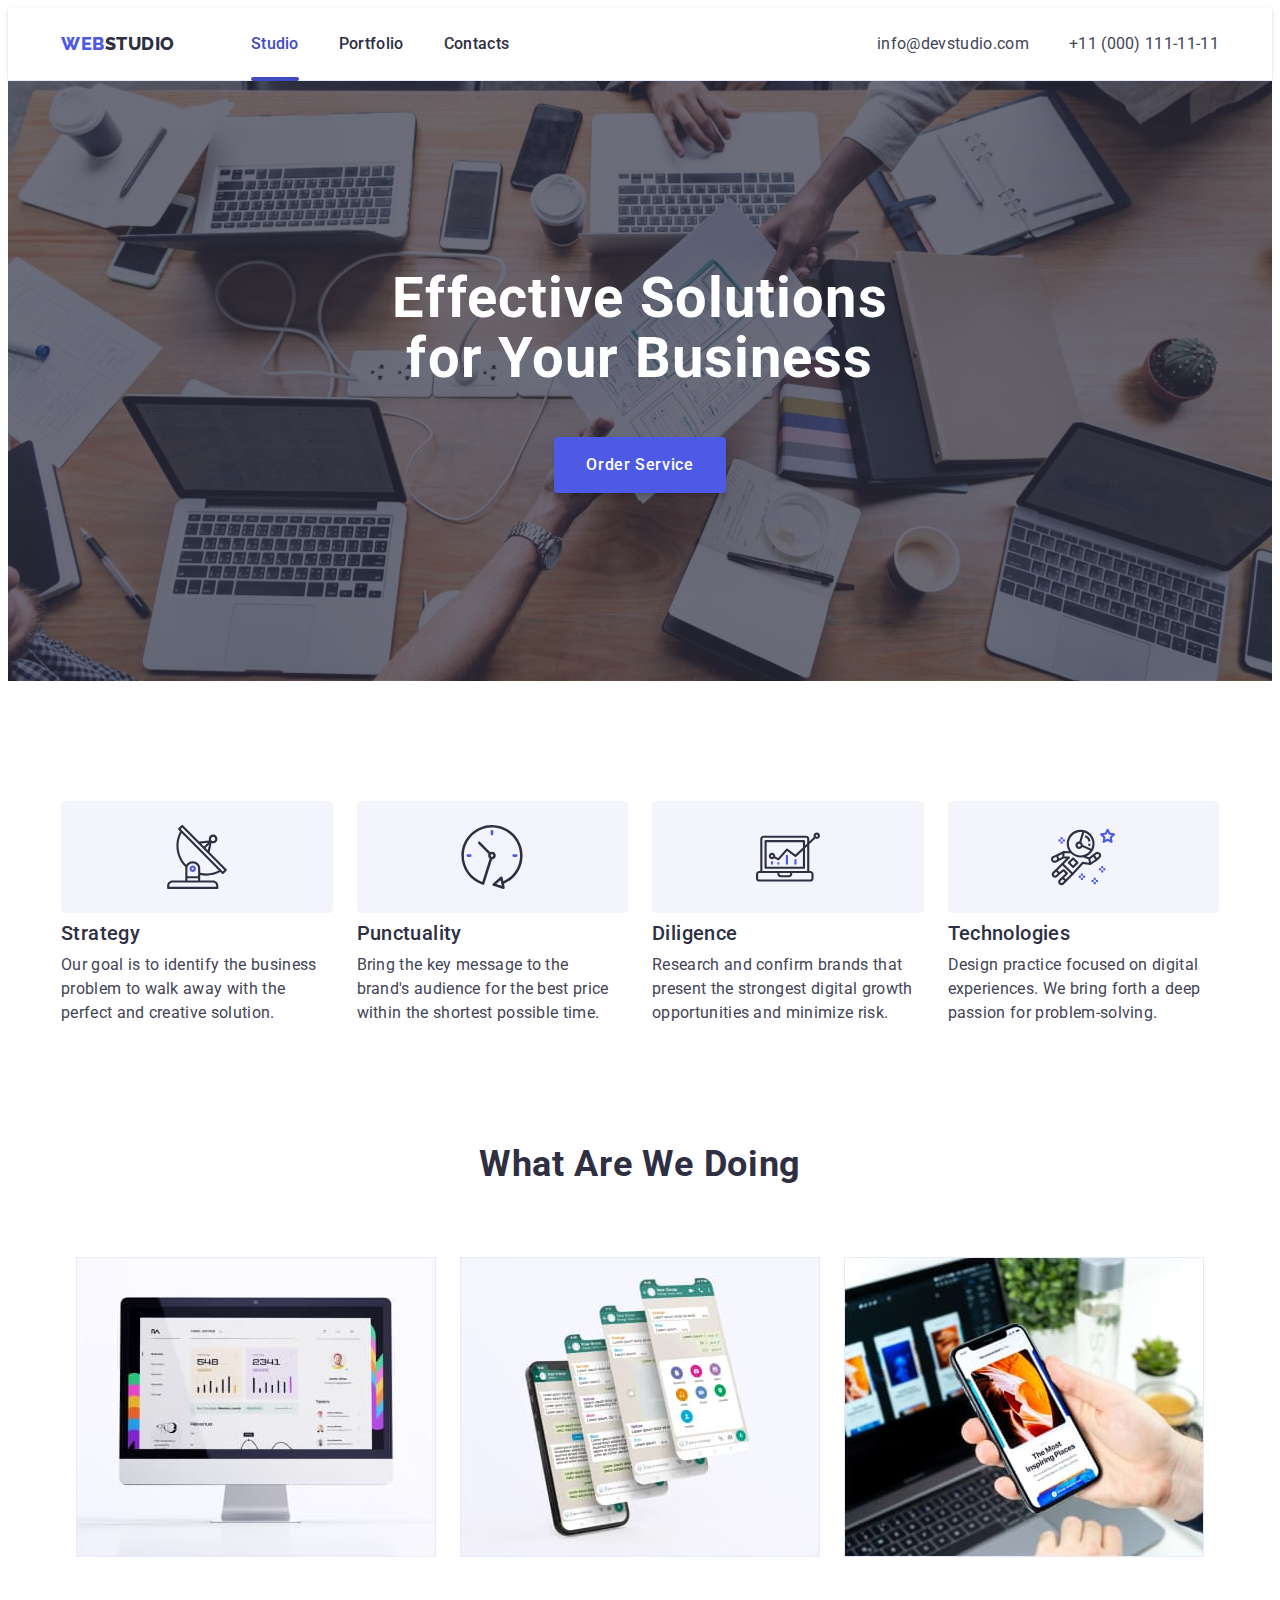
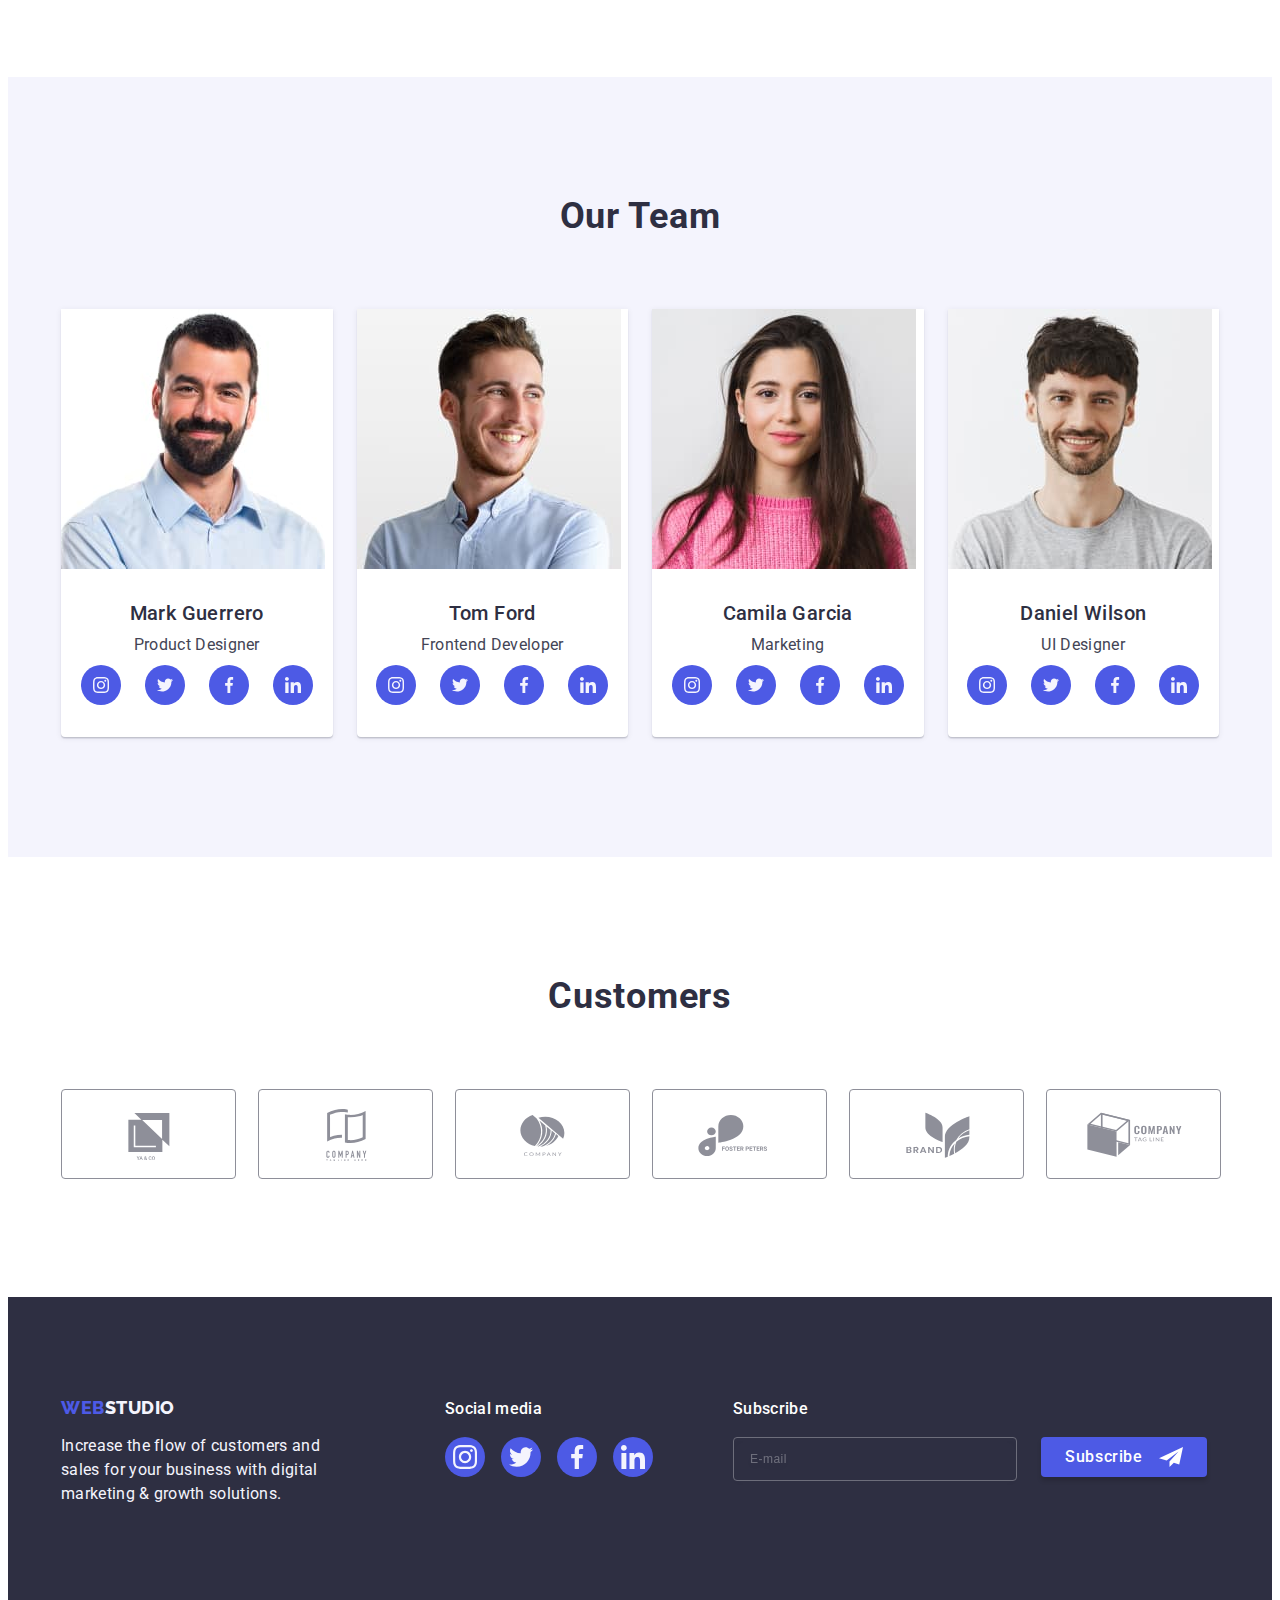
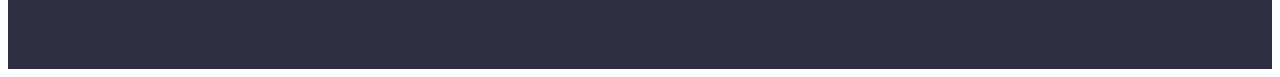
<file: index.html>
<!DOCTYPE html>
<html lang="en">
  <head>
    <meta charset="UTF-8" />
    <meta http-equiv="X-UA-Compatible" content="IE=edge" />
    <meta name="viewport" content="width=device-width, initial-scale=1.0" />
    <title>Web Studio</title>
    <link rel="preconnect" href="https://fonts.googleapis.com" />
    <link rel="preconnect" href="https://fonts.gstatic.com" crossorigin />
    <link
      href="https://fonts.googleapis.com/css2?family=Raleway:wght@800&family=Roboto:wght@400;500;700;900&display=swap"
      rel="stylesheet"
    />
    <link
      rel="stylesheet"
      href="https://cdnjs.cloudflare.com/ajax/libs/modern-normalize/2.0.0/modern-normalize.min.css"
      integrity="sha512-4xo8blKMVCiXpTaLzQSLSw3KFOVPWhm/TRtuPVc4WG6kUgjH6J03IBuG7JZPkcWMxJ5huwaBpOpnwYElP/m6wg=="
      crossorigin="anonymous"
      referrerpolicy="no-referrer"
    />
    <link rel="stylesheet" href="./css/styles.css" />
    <link rel="stylesheet" href="./css/stylestablet.css" />
    <link rel="stylesheet" href="./css/stylesdesktop.css" />
  </head>

  <body>
    <!--Header-->
    <header class="header">
      <div class="container header-container">
        <nav class="header-nav">
          <a href="./index.html" class="logo link logo-header"
            >Web<span class="studio link">Studio</span>
          </a>
          <ul class="list list-header">
            <li class="elements-header">
              <a href="./index.html" class="header-items link current"
                >Studio</a
              >
            </li>
            <li class="elements-header">
              <a href="./portfolio.html" class="header-items link">Portfolio</a>
            </li>
            <li class="elements-header">
              <a href="" class="header-items link">Contacts</a>
            </li>
          </ul>
        </nav>

        <address class="header-address">
          <ul class="list list-address">
            <li class="elements-header">
              <a href="mailto:info@devstudio.com" class="address-items link"
                >info@devstudio.com</a
              >
            </li>
            <li class="elements-header">
              <a href="tel:+110001111111" class="address-items link"
                >+11 (000) 111-11-11</a
              >
            </li>
          </ul>
        </address>

        <button type="button" class="button-open-menu js-open-menu">
          <svg class="button-open-icon" width="32" height="22">
            <use href="./images/icons.svg#icon-menu-hamburger"></use>
          </svg>
        </button>
      </div>
      <!--Modal mobile menu-->
      <div class="menu-container js-menu-container" id="mobile-menu">
        <div class="modal-page-menu">
          <button type="button" class="button-close-menu js-close-menu">
            <svg class="close-back" width="8" height="8">
              <use href="./images/icons.svg#icon-close-black"></use>
            </svg>
          </button>

          <nav class="modal-header-nav">
            <ul class="modal-list-header">
              <li class="modal-elements-header">
                <a href="./index.html" class="modal-header-items link current"
                  >Studio</a
                >
              </li>
              <li class="modal-elements-header">
                <a href="./portfolio.html" class="modal-header-items link"
                  >Portfolio</a
                >
              </li>
              <li class="modal-elements-header">
                <a href="" class="modal-header-items link">Contacts</a>
              </li>
            </ul>
          </nav>

          <div class="modal-address-socmedia">
            <address class="modal-header-address">
              <ul class="modal-list-address">
                <li class="modal-elements-header">
                  <a href="tel:+110001111111" class="modal-tel-items link"
                    >+11 (000) 111-11-11</a
                  >
                </li>
                <li class="modal-elements-header">
                  <a
                    href="mailto:info@devstudio.com"
                    class="modal-email-items link"
                    >info@devstudio.com</a
                  >
                </li>
              </ul>
            </address>

            <ul class="modal-list-soc-icons list">
              <li class="icon-team-member">
                <a
                  href=""
                  class="soc-icon-link link"
                  target="_blank"
                  rel="noopener noreferrer nofollow"
                >
                  <svg class="soc-icon-item" width="24" height="24">
                    <use href="./images/icons.svg#icon-instagram"></use>
                  </svg>
                </a>
              </li>
              <li class="icon-team-member">
                <a
                  href=""
                  class="soc-icon-link link"
                  target="_blank"
                  rel="noopener noreferrer nofollow"
                >
                  <svg class="soc-icon-item" width="24" height="24">
                    <use href="./images/icons.svg#icon-twitter"></use>
                  </svg>
                </a>
              </li>
              <li class="icon-team-member">
                <a
                  href=""
                  class="soc-icon-link link"
                  target="_blank"
                  rel="noopener noreferrer nofollow"
                >
                  <svg class="soc-icon-item" width="24" height="24">
                    <use href="./images/icons.svg#icon-facebook"></use>
                  </svg>
                </a>
              </li>
              <li class="icon-team-member">
                <a
                  href=""
                  class="soc-icon-link link"
                  target="_blank"
                  rel="noopener noreferrer nofollow"
                >
                  <svg class="soc-icon-item" width="24" height="24">
                    <use href="./images/icons.svg#icon-linkedin"></use>
                  </svg>
                </a>
              </li>
            </ul>
          </div>
        </div>
      </div>
    </header>

    <div class="go-top">▲</div>

    <main>
      <!--Section 1-->
      <section class="section-one">
        <div class="container container-section-one">
          <h1 class="section-one-h-one">
            Effective Solutions for Your Business
          </h1>
          <button class="section-one-button" type="button" data-modal-open>
            Order Service
          </button>
        </div>
      </section>

      <!--Section 2-->
      <section class="section-two">
        <div class="container container-section-two">
          <h2 hidden class="titles-h-two">Principles</h2>
          <ul class="list list-principles">
            <li class="element-list-principles">
              <div class="principle-form">
                <svg class="principle-item" width="64" height="64">
                  <use href="./images/icons.svg#icon-antenna"></use>
                </svg>
              </div>
              <h3 class="section-two-items">Strategy</h3>
              <p class="section-two-text">
                Our goal is to identify the business problem to walk away with
                the perfect and creative solution.
              </p>
            </li>
            <li class="element-list-principles">
              <div class="principle-form">
                <svg class="principle-item" width="64" height="64">
                  <use href="./images/icons.svg#icon-clock"></use>
                </svg>
              </div>
              <h3 class="section-two-items">Punctuality</h3>
              <p class="section-two-text">
                Bring the key message to the brand's audience for the best price
                within the shortest possible time.
              </p>
            </li>
            <li class="element-list-principles">
              <div class="principle-form">
                <svg class="principle-item" width="64" height="64">
                  <use href="./images/icons.svg#icon-diagram"></use>
                </svg>
              </div>
              <h3 class="section-two-items">Diligence</h3>
              <p class="section-two-text">
                Research and confirm brands that present the strongest digital
                growth opportunities and minimize risk.
              </p>
            </li>
            <li class="element-list-principles">
              <div class="principle-form">
                <svg class="principle-item" width="64" height="64">
                  <use href="./images/icons.svg#icon-astronaut"></use>
                </svg>
              </div>
              <h3 class="section-two-items">Technologies</h3>
              <p class="section-two-text">
                Design practice focused on digital experiences. We bring forth a
                deep passion for problem-solving.
              </p>
            </li>
          </ul>
        </div>
      </section>

      <!--Section 3-->
      <section class="section-three">
        <div class="container">
          <h2 class="titles-h-two">What are we doing</h2>
          <ul class="list list-section-three">
            <li class="element-section-three">
              <img
                srcset="
                  ./images/img-computer.jpg    1x,
                  ./images/img-computer-2x.jpg 2x
                "
                src="./images/img-computer.jpg"
                alt="Computer interface"
                width="360"
                height="300"
                class="section-three-photos"
              />
            </li>
            <li class="element-section-three">
              <img
                srcset="
                  ./images/img-phones.jpg    1x,
                  ./images/img-phones-2x.jpg 2x
                "
                src="./images/img-phones.jpg"
                alt="3 Phones"
                width="360"
                height="300"
                class="section-three-photos"
              />
            </li>
            <li class="element-section-three">
              <img
                srcset="
                  ./images/img-computer-phone.jpg    1x,
                  ./images/img-computer-phone-2x.jpg 2x
                "
                src="./images/img-computer-phone.jpg"
                alt="Computer and phone"
                width="360"
                height="300"
                class="section-three-photos"
              />
            </li>
          </ul>
        </div>
      </section>

      <!--Section 4-->
      <section class="section-four">
        <div class="container">
          <h2 class="titles-h-two">Our Team</h2>
          <ul class="list list-four-cardsbackground">
            <li class="section-four-cardsbackground">
              <img
                srcset="
                  ./images/img-Mark-Guerrero.jpg    1x,
                  ./images/img-Mark-Guerrero-2x.jpg 2x
                "
                src="./images/img-Mark-Guerrero.jpg"
                alt="Mark Guerrero"
                width="264"
                height="260"
                class="section-four-photos"
              />
              <div class="info-team-member">
                <h3 class="section-four-items section-items">Mark Guerrero</h3>
                <p class="section-four-text section-text">Product Designer</p>
                <ul class="list-icons-team-member list">
                  <li class="icon-team-member">
                    <a
                      href=""
                      class="soc-icon-link link"
                      target="_blank"
                      rel="noopener noreferrer nofollow"
                    >
                      <svg class="soc-icon-item" width="16" height="16">
                        <use href="./images/icons.svg#icon-instagram"></use>
                      </svg>
                    </a>
                  </li>
                  <li class="icon-team-member">
                    <a
                      href=""
                      class="soc-icon-link link"
                      target="_blank"
                      rel="noopener noreferrer nofollow"
                    >
                      <svg class="soc-icon-item" width="16" height="16">
                        <use href="./images/icons.svg#icon-twitter"></use>
                      </svg>
                    </a>
                  </li>
                  <li class="icon-team-member">
                    <a
                      href=""
                      class="soc-icon-link link"
                      target="_blank"
                      rel="noopener noreferrer nofollow"
                    >
                      <svg class="soc-icon-item" width="16" height="16">
                        <use href="./images/icons.svg#icon-facebook"></use>
                      </svg>
                    </a>
                  </li>
                  <li class="icon-team-member">
                    <a
                      href=""
                      class="soc-icon-link link"
                      target="_blank"
                      rel="noopener noreferrer nofollow"
                    >
                      <svg class="soc-icon-item" width="16" height="16">
                        <use href="./images/icons.svg#icon-linkedin"></use>
                      </svg>
                    </a>
                  </li>
                </ul>
              </div>
            </li>
            <li class="section-four-cardsbackground">
              <img
                srcset="
                  ./images/img-Tom-Ford.jpg    1x,
                  ./images/img-Tom-Ford-2x.jpg 2x
                "
                src="./images/img-Tom-Ford.jpg"
                alt="Tom Ford"
                width="264"
                height="260"
                class="section-four-photos"
              />
              <div class="info-team-member">
                <h3 class="section-four-items section-items">Tom Ford</h3>
                <p class="section-four-text section-text">Frontend Developer</p>
                <ul class="list-icons-team-member list">
                  <li class="icon-team-member">
                    <a
                      href=""
                      class="soc-icon-link link"
                      target="_blank"
                      rel="noopener noreferrer nofollow"
                    >
                      <svg class="soc-icon-item" width="16" height="16">
                        <use href="./images/icons.svg#icon-instagram"></use>
                      </svg>
                    </a>
                  </li>
                  <li class="icon-team-member">
                    <a
                      href=""
                      class="soc-icon-link link"
                      target="_blank"
                      rel="noopener noreferrer nofollow"
                    >
                      <svg class="soc-icon-item" width="16" height="16">
                        <use href="./images/icons.svg#icon-twitter"></use>
                      </svg>
                    </a>
                  </li>
                  <li class="icon-team-member">
                    <a
                      href=""
                      class="soc-icon-link link"
                      target="_blank"
                      rel="noopener noreferrer nofollow"
                    >
                      <svg class="soc-icon-item" width="16" height="16">
                        <use href="./images/icons.svg#icon-facebook"></use>
                      </svg>
                    </a>
                  </li>
                  <li class="icon-team-member">
                    <a
                      href=""
                      class="soc-icon-link link"
                      target="_blank"
                      rel="noopener noreferrer nofollow"
                    >
                      <svg class="soc-icon-item" width="16" height="16">
                        <use href="./images/icons.svg#icon-linkedin"></use>
                      </svg>
                    </a>
                  </li>
                </ul>
              </div>
            </li>
            <li class="section-four-cardsbackground">
              <img
                srcset="
                  ./images/img-Camila-Garcia.jpg    1x,
                  ./images/img-Camila-Garcia-2x.jpg 2x
                "
                src="./images/img-Camila-Garcia.jpg"
                alt="Camila Garcia"
                width="264"
                height="260"
                class="section-four-photos"
              />
              <div class="info-team-member">
                <h3 class="section-four-items section-items">Camila Garcia</h3>
                <p class="section-four-text section-text">Marketing</p>
                <ul class="list-icons-team-member list">
                  <li class="icon-team-member">
                    <a
                      href=""
                      class="soc-icon-link link"
                      target="_blank"
                      rel="noopener noreferrer nofollow"
                    >
                      <svg class="soc-icon-item" width="16" height="16">
                        <use href="./images/icons.svg#icon-instagram"></use>
                      </svg>
                    </a>
                  </li>
                  <li class="icon-team-member">
                    <a
                      href=""
                      class="soc-icon-link link"
                      target="_blank"
                      rel="noopener noreferrer nofollow"
                    >
                      <svg class="soc-icon-item" width="16" height="16">
                        <use href="./images/icons.svg#icon-twitter"></use>
                      </svg>
                    </a>
                  </li>
                  <li class="icon-team-member">
                    <a
                      href=""
                      class="soc-icon-link link"
                      target="_blank"
                      rel="noopener noreferrer nofollow"
                    >
                      <svg class="soc-icon-item" width="16" height="16">
                        <use href="./images/icons.svg#icon-facebook"></use>
                      </svg>
                    </a>
                  </li>
                  <li class="icon-team-member">
                    <a
                      href=""
                      class="soc-icon-link link"
                      target="_blank"
                      rel="noopener noreferrer nofollow"
                    >
                      <svg class="soc-icon-item" width="16" height="16">
                        <use href="./images/icons.svg#icon-linkedin"></use>
                      </svg>
                    </a>
                  </li>
                </ul>
              </div>
            </li>
            <li class="section-four-cardsbackground">
              <img
                srcset="
                  ./images/img-Daniel-Wilson.jpg    1x,
                  ./images/img-Daniel-Wilson-2x.jpg 2x
                "
                src="./images/img-Daniel-Wilson.jpg"
                alt="Daniel Wilson"
                width="264"
                height="260"
                class="section-four-photos"
              />
              <div class="info-team-member">
                <h3 class="section-four-items section-items">Daniel Wilson</h3>
                <p class="section-four-text section-text">UI Designer</p>
                <ul class="list-icons-team-member list">
                  <li class="icon-team-member">
                    <a
                      href=""
                      class="soc-icon-link link"
                      target="_blank"
                      rel="noopener noreferrer nofollow"
                    >
                      <svg class="soc-icon-item" width="16" height="16">
                        <use href="./images/icons.svg#icon-instagram"></use>
                      </svg>
                    </a>
                  </li>
                  <li class="icon-team-member">
                    <a
                      href=""
                      class="soc-icon-link link"
                      target="_blank"
                      rel="noopener noreferrer nofollow"
                    >
                      <svg class="soc-icon-item" width="16" height="16">
                        <use href="./images/icons.svg#icon-twitter"></use>
                      </svg>
                    </a>
                  </li>
                  <li class="icon-team-member">
                    <a
                      href=""
                      class="soc-icon-link link"
                      target="_blank"
                      rel="noopener noreferrer nofollow"
                    >
                      <svg class="soc-icon-item" width="16" height="16">
                        <use href="./images/icons.svg#icon-facebook"></use>
                      </svg>
                    </a>
                  </li>
                  <li class="icon-team-member">
                    <a
                      href=""
                      class="soc-icon-link link"
                      target="_blank"
                      rel="noopener noreferrer nofollow"
                    >
                      <svg class="soc-icon-item" width="16" height="16">
                        <use href="./images/icons.svg#icon-linkedin"></use>
                      </svg>
                    </a>
                  </li>
                </ul>
              </div>
            </li>
          </ul>
        </div>
      </section>

      <!--Section 5 Customer-->
      <section class="section-five">
        <div class="container">
          <h2 class="titles-h-two">Customers</h2>
          <ul class="customer-list list">
            <li class="icons-customer">
              <a href="" class="customer-link link">
                <svg class="customer-icon" width="104" height="56">
                  <use href="./images/icons.svg#icon-company-yaco"></use>
                </svg>
              </a>
            </li>
            <li class="icons-customer">
              <a href="" class="customer-link link">
                <svg class="customer-icon" width="104" height="56">
                  <use href="./images/icons.svg#icon-company-book"></use>
                </svg>
              </a>
            </li>
            <li class="icons-customer">
              <a href="" class="customer-link link">
                <svg class="customer-icon" width="104" height="56">
                  <use href="./images/icons.svg#icon-company-earth"></use>
                </svg>
              </a>
            </li>
            <li class="icons-customer">
              <a href="" class="customer-link link">
                <svg class="customer-icon" width="104" height="56">
                  <use href="./images/icons.svg#icon-company-foster"></use>
                </svg>
              </a>
            </li>
            <li class="icons-customer">
              <a href="" class="customer-link link">
                <svg class="customer-icon" width="104" height="56">
                  <use href="./images/icons.svg#icon-company-brandleaf"></use>
                </svg>
              </a>
            </li>
            <li class="icons-customer">
              <a href="" class="customer-link link">
                <svg class="customer-icon" width="104" height="56">
                  <use href="./images/icons.svg#icon-company-prism"></use>
                </svg>
              </a>
            </li>
          </ul>
        </div>
      </section>
    </main>

    <!--Footer-->
    <footer class="footer">
      <div class="container footer-container">
        <div class="container-without-subscribe">
          <div class="container-logo-info">
            <a href="./index.html" class="logo link footer-logos"
              >Web<span class="studio link footer-logo">Studio</span>
            </a>
            <p class="footer-text">
              Increase the flow of customers and sales for your business with
              digital marketing & growth solutions.
            </p>
          </div>

          <div class="container-social-media">
            <p class="footer-soc-med">Social media</p>
            <ul class="list-icons-social-media list">
              <li class="icon-social-media">
                <a
                  href=""
                  class="footer-socmed-nav soc-icon-link link"
                  target="_blank"
                  rel="noopener noreferrer nofollow"
                >
                  <svg class="soc-icon-item" width="24" height="24">
                    <use href="./images/icons.svg#icon-instagram"></use>
                  </svg>
                </a>
              </li>
              <li class="icon-social-media">
                <a
                  href=""
                  class="footer-socmed-nav soc-icon-link link"
                  target="_blank"
                  rel="noopener noreferrer nofollow"
                >
                  <svg class="soc-icon-item" width="24" height="24">
                    <use href="./images/icons.svg#icon-twitter"></use>
                  </svg>
                </a>
              </li>
              <li class="icon-social-media">
                <a
                  href=""
                  class="footer-socmed-nav soc-icon-link link"
                  target="_blank"
                  rel="noopener noreferrer nofollow"
                >
                  <svg class="soc-icon-item" width="24" height="24">
                    <use href="./images/icons.svg#icon-facebook"></use>
                  </svg>
                </a>
              </li>
              <li class="icon-social-media">
                <a
                  href=""
                  class="footer-socmed-nav soc-icon-link link"
                  target="_blank"
                  rel="noopener noreferrer nofollow"
                >
                  <svg class="soc-icon-item" width="24" height="24">
                    <use href="./images/icons.svg#icon-linkedin"></use>
                  </svg>
                </a>
              </li>
            </ul>
          </div>
        </div>

        <div class="container-subscribe">
          <p class="footer-soc-med">Subscribe</p>
          <form class="form-footer">
            <label for="footer-email" class="footer-email">
              <input
                type="email"
                name="footer-user-email"
                id="footer-email"
                class="footer-input"
                placeholder="E-mail"
              />
            </label>

            <button type="submit" class="footer-modal-button">
              Subscribe
              <svg class="footer-icon-plane" width="24" height="24">
                <use href="./images/icons.svg#icon-subscribe-plane"></use>
              </svg>
            </button>
          </form>
        </div>
      </div>
    </footer>

    <!--Modalwindow-->
    <div class="backdrop is-hidden" data-modal>
      <div class="modal">
        <button type="button" class="modal-close" data-modal-close>
          <svg class="close-back" width="8" height="8">
            <use href="./images/icons.svg#icon-close-black"></use>
          </svg>
        </button>

        <p class="modal-title">Leave your contacts and we will call you back</p>
        <form class="modal-form">
          <div class="modal-field">
            <label for="user-name" class="modal-label">Name</label>
            <div class="input-wrap">
              <input
                type="text"
                name="user-name"
                id="user-name"
                class="modal-input"
              />
              <svg class="modal-icon" width="18" height="24">
                <use href="./images/icons.svg#icon-person-icon"></use>
              </svg>
            </div>
          </div>

          <div class="modal-field">
            <label for="user-tel" class="modal-label">Phone</label>
            <div class="input-wrap">
              <input
                type="text"
                name="user-tel"
                id="user-tel"
                class="modal-input"
              />
              <svg class="modal-icon" width="18" height="24">
                <use href="./images/icons.svg#icon-phone-icon"></use>
              </svg>
            </div>
          </div>

          <div class="modal-field">
            <label for="user-email" class="modal-label">Email</label>
            <div class="input-wrap">
              <input
                type="text"
                name="user-email"
                id="user-email"
                class="modal-input"
              />
              <svg class="modal-icon" width="18" height="24">
                <use href="./images/icons.svg#icon-email-icon"></use>
              </svg>
            </div>
          </div>

          <div class="modal-textarea">
            <label for="user-comment" class="modal-label">Comment</label>
            <textarea
              name="user-comment"
              id="user-comment"
              class="modal-input modal-text"
              placeholder="Text input"
            ></textarea>
          </div>

          <div class="input-wrap modal-verification">
            <input
              type="checkbox"
              name="user-privacy"
              id="user-privacy"
              value="true"
              class="input-verification visually-hidden"
              required
            />

            <label for="user-privacy" class="label-verification">
              <span class="modal-checkbox-icon">
                <svg class="modal-icon-check" width="10" height="8">
                  <use href="./images/icons.svg#icon-check"></use>
                </svg>
              </span>
              I accept the terms and conditions of the
              <a href="" target="_blank" class="privacy-policy"
                >Privacy Policy</a
              >
            </label>
          </div>

          <button type="submit" class="modal-button">Send</button>
        </form>
      </div>
    </div>

    <script src="./js/go-top.js"></script>
    <script src="./js/mobile-menu.js"></script>
    <script src="./js/modal.js"></script>
  </body>
</html>
</file>
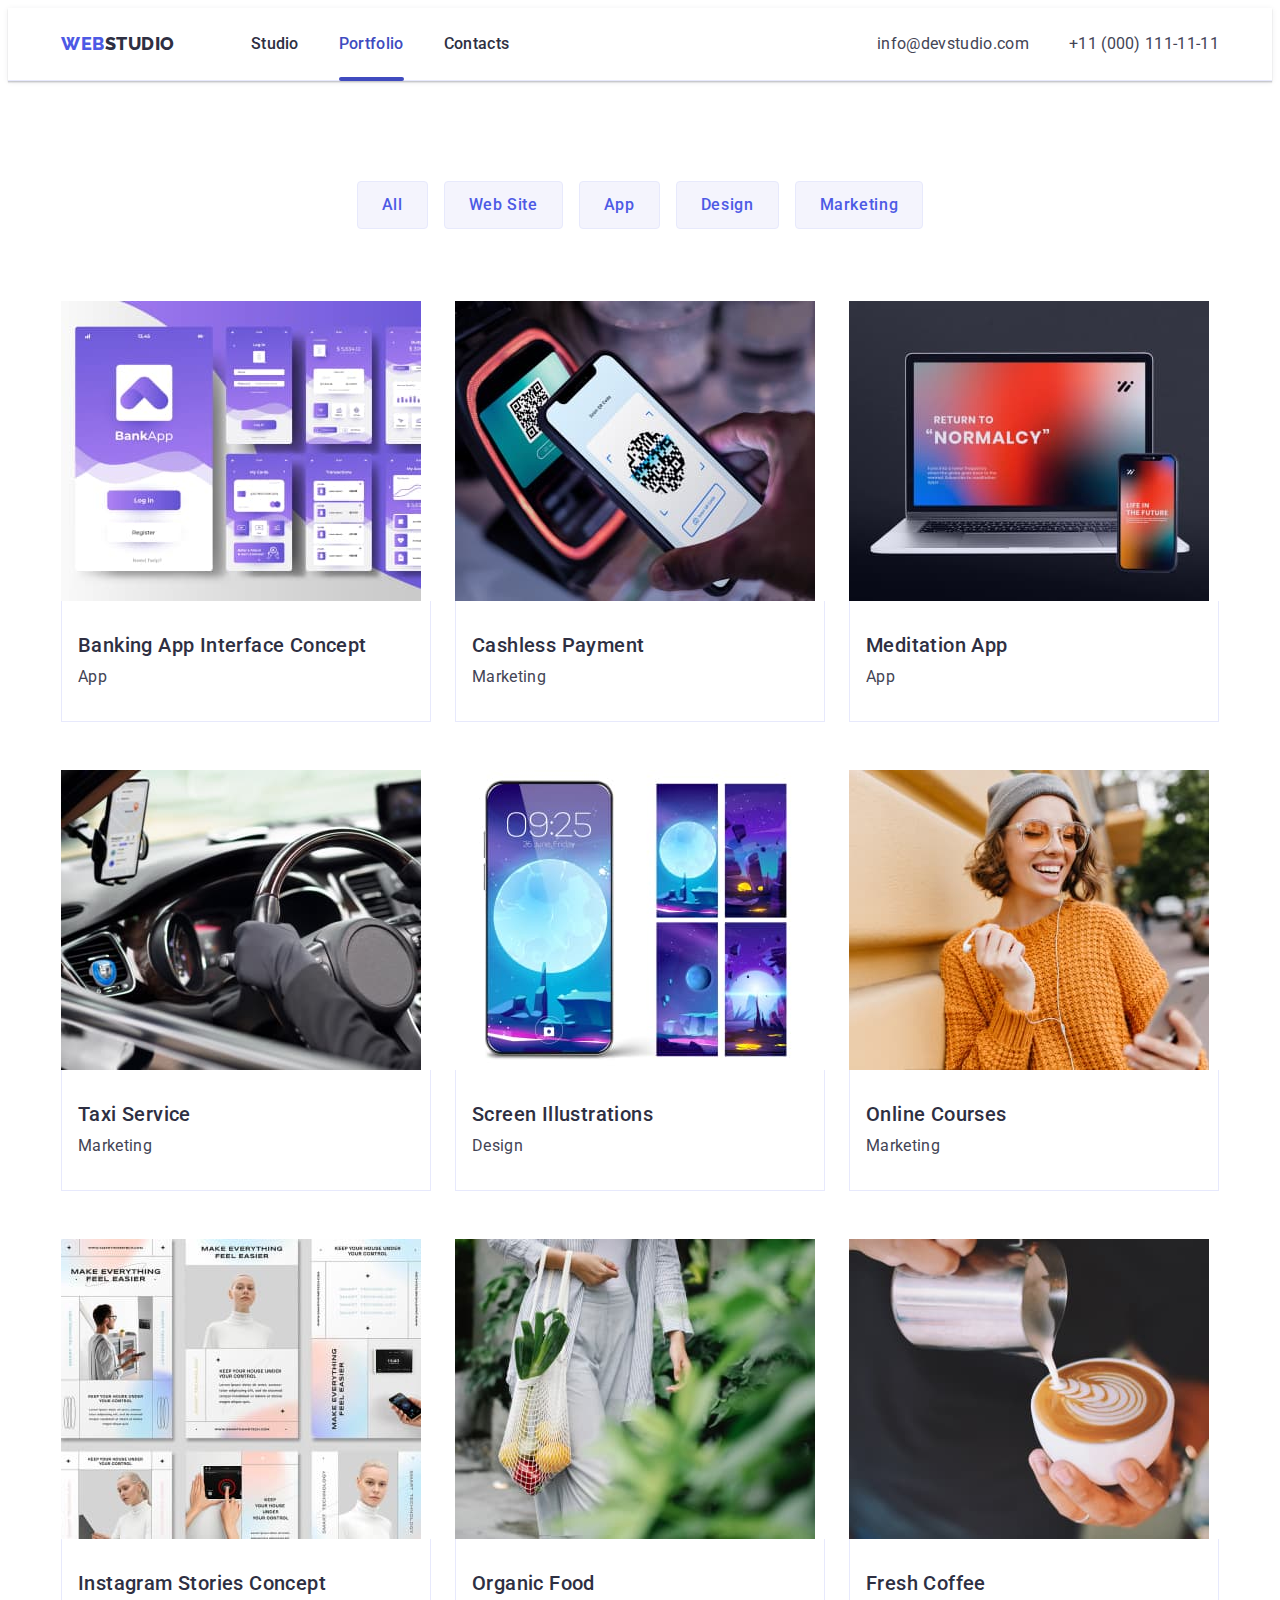
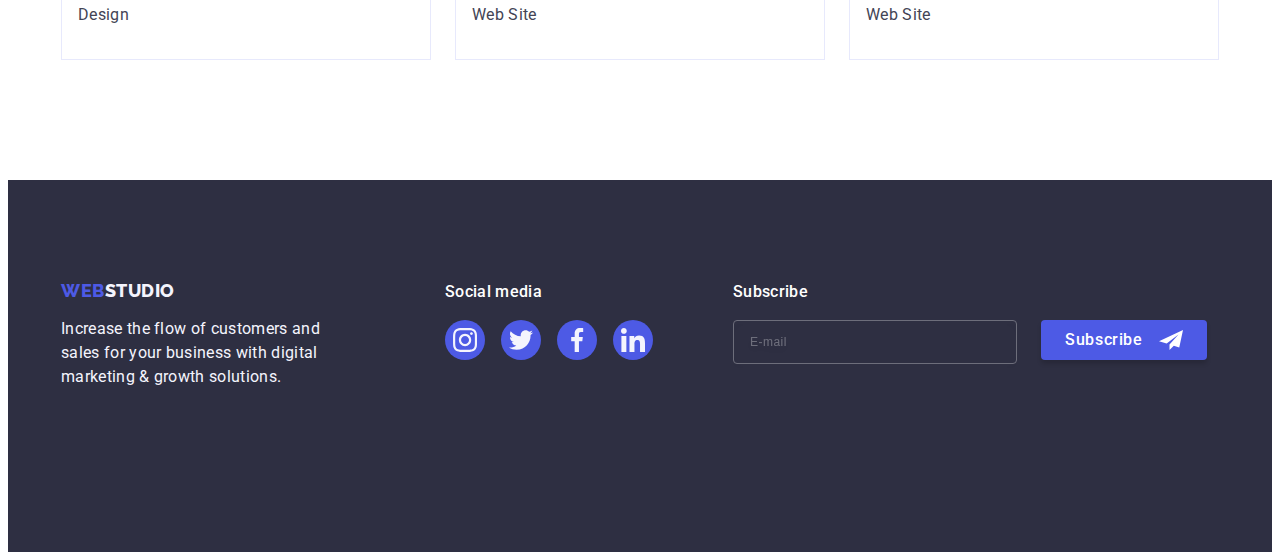
<file: portfolio.html>
<!DOCTYPE html>
<html lang="en">
  <head>
    <meta charset="UTF-8" />
    <meta http-equiv="X-UA-Compatible" content="IE=edge" />
    <meta name="viewport" content="width=device-width, initial-scale=1.0" />
    <title>Web Studio</title>
    <link rel="preconnect" href="https://fonts.googleapis.com" />
    <link rel="preconnect" href="https://fonts.gstatic.com" crossorigin />
    <link
      href="https://fonts.googleapis.com/css2?family=Raleway:wght@800&family=Roboto:wght@400;500;700;900&display=swap"
      rel="stylesheet"
    />
    <link
      rel="stylesheet"
      href="https://cdnjs.cloudflare.com/ajax/libs/modern-normalize/2.0.0/modern-normalize.min.css"
      integrity="sha512-4xo8blKMVCiXpTaLzQSLSw3KFOVPWhm/TRtuPVc4WG6kUgjH6J03IBuG7JZPkcWMxJ5huwaBpOpnwYElP/m6wg=="
      crossorigin="anonymous"
      referrerpolicy="no-referrer"
    />
    <link rel="stylesheet" href="./css/styles.css" />
    <link rel="stylesheet" href="./css/stylestablet.css" />
    <link rel="stylesheet" href="./css/stylesdesktop.css" />
  </head>

  <body>
    <!--Header-->
    <header class="header">
      <div class="container header-container">
        <nav class="header-nav">
          <a href="./index.html" class="logo link logo-header"
            >Web<span class="studio link">Studio</span>
          </a>
          <ul class="list list-header">
            <li class="elements-header">
              <a href="./index.html" class="header-items link">Studio</a>
            </li>
            <li class="elements-header">
              <a href="./portfolio.html" class="header-items link current"
                >Portfolio</a
              >
            </li>
            <li class="elements-header">
              <a href="" class="header-items link">Contacts</a>
            </li>
          </ul>
        </nav>

        <address class="header-address">
          <ul class="list list-address">
            <li class="elements-header">
              <a href="mailto:info@devstudio.com" class="address-items link"
                >info@devstudio.com</a
              >
            </li>
            <li class="elements-header">
              <a href="tel:+110001111111" class="address-items link"
                >+11 (000) 111-11-11</a
              >
            </li>
          </ul>
        </address>

        <button type="button" class="button-open-menu js-open-menu">
          <svg class="button-open-icon" width="32" height="22">
            <use href="./images/icons.svg#icon-menu-hamburger"></use>
          </svg>
        </button>
      </div>

      <div class="menu-container js-menu-container" id="mobile-menu">
        <div class="modal-page-menu">
          <button type="button" class="button-close-menu js-close-menu">
            <svg class="close-back" width="8" height="8">
              <use href="./images/icons.svg#icon-close-black"></use>
            </svg>
          </button>

          <nav class="modal-header-nav">
            <ul class="modal-list-header">
              <li class="modal-elements-header">
                <a href="./index.html" class="modal-header-items link"
                  >Studio</a
                >
              </li>
              <li class="modal-elements-header">
                <a
                  href="./portfolio.html"
                  class="modal-header-items link current"
                  >Portfolio</a
                >
              </li>
              <li class="modal-elements-header">
                <a href="" class="modal-header-items link">Contacts</a>
              </li>
            </ul>
          </nav>

          <div class="modal-address-socmedia">
            <address class="modal-header-address">
              <ul class="modal-list-address">
                <li class="modal-elements-header">
                  <a href="tel:+110001111111" class="modal-tel-items link"
                    >+11 (000) 111-11-11</a
                  >
                </li>
                <li class="modal-elements-header">
                  <a
                    href="mailto:info@devstudio.com"
                    class="modal-email-items link"
                    >info@devstudio.com</a
                  >
                </li>
              </ul>
            </address>

            <ul class="modal-list-soc-icons list">
              <li class="icon-team-member">
                <a
                  href=""
                  class="soc-icon-link link"
                  target="_blank"
                  rel="noopener noreferrer nofollow"
                >
                  <svg class="soc-icon-item" width="24" height="24">
                    <use href="./images/icons.svg#icon-instagram"></use>
                  </svg>
                </a>
              </li>
              <li class="icon-team-member">
                <a
                  href=""
                  class="soc-icon-link link"
                  target="_blank"
                  rel="noopener noreferrer nofollow"
                >
                  <svg class="soc-icon-item" width="24" height="24">
                    <use href="./images/icons.svg#icon-twitter"></use>
                  </svg>
                </a>
              </li>
              <li class="icon-team-member">
                <a
                  href=""
                  class="soc-icon-link link"
                  target="_blank"
                  rel="noopener noreferrer nofollow"
                >
                  <svg class="soc-icon-item" width="24" height="24">
                    <use href="./images/icons.svg#icon-facebook"></use>
                  </svg>
                </a>
              </li>
              <li class="icon-team-member">
                <a
                  href=""
                  class="soc-icon-link link"
                  target="_blank"
                  rel="noopener noreferrer nofollow"
                >
                  <svg class="soc-icon-item" width="24" height="24">
                    <use href="./images/icons.svg#icon-linkedin"></use>
                  </svg>
                </a>
              </li>
            </ul>
          </div>
        </div>
      </div>
    </header>

    <main>
      <section class="section-five-buttons">
        <div class="container">
          <h1 hidden>Portfolio</h1>
          <ul class="list list-five-buttons">
            <li>
              <button type="button" class="button-items button">All</button>
            </li>
            <li>
              <button type="button" class="button-items button">
                Web Site
              </button>
            </li>
            <li>
              <button type="button" class="button-items button">App</button>
            </li>
            <li>
              <button type="button" class="button-items button">Design</button>
            </li>
            <li>
              <button type="button" class="button-items button">
                Marketing
              </button>
            </li>
          </ul>

          <ul class="list list-portfolio-card">
            <li class="portfolio-cardsbackground">
              <a href="" class="link cardslink">
                <div class="cards-photos-cover-text">
                  <picture>
                    <source
                      srcset="
                        ./images/img-banking-app-interface-concept-desk-1x.jpg 1x,
                        ./images/img-banking-app-interface-concept-desk-2x.jpg 2x
                      "
                      media="(min-width: 1158px)"
                    />
                    <source
                      srcset="
                        ./images/img-banking-app-interface-concept-tab-1x.jpg 1x,
                        ./images/img-banking-app-interface-concept-tab-2x.jpg 2x
                      "
                      media="(min-width: 768px)"
                    />
                    <source
                      srcset="
                        ./images/img-banking-app-interface-concept-mob-1x.jpg 1x,
                        ./images/img-banking-app-interface-concept-mob-2x.jpg 2x
                      "
                      media="(max-width: 767px)"
                    />
                    <img
                      src="./images/img-banking-app-interface-concept-mob-1x.jpg"
                      alt="Banking App Interface Concept"
                      width="396"
                      class="portfolio-photos"
                    />
                  </picture>

                  <p class="portfolio-cover-text">
                    14 Stylish and User-Friendly App Design Concepts · Task
                    Manager App · Calorie Tracker App · Exotic Fruit Ecommerce
                    App · Cloud Storage App
                  </p>
                </div>
                <div class="container-potfolio-cards">
                  <h2 class="portfolio-items">Banking App Interface Concept</h2>
                  <p class="portfolio-text section-text">App</p>
                </div>
              </a>
            </li>

            <li class="portfolio-cardsbackground">
              <a href="" class="link cardslink">
                <div class="cards-photos-cover-text">
                  <picture>
                    <source
                      srcset="
                        ./images/img-cashless-payment-desk-1x.jpg 1x,
                        ./images/img-cashless-payment-desk-2x.jpg 2x
                      "
                      media="(min-width: 1158px)"
                    />
                    <source
                      srcset="
                        ./images/img-cashless-payment-tab-1x.jpg 1x,
                        ./images/img-cashless-payment-tab-2x.jpg 2x
                      "
                      media="(min-width: 768px)"
                    />
                    <source
                      srcset="
                        ./images/img-cashless-payment-mob-1x.jpg 1x,
                        ./images/img-cashless-payment-mob-2x.jpg 2x
                      "
                      media="(max-width: 767px)"
                    />
                    <img
                      src="./images/img-cashless-payment-mob-1x.jpg"
                      alt="Cashless Payment"
                      width="396"
                      class="portfolio-photos"
                    />
                  </picture>

                  <p class="portfolio-cover-text">
                    14 Stylish and User-Friendly App Design Concepts · Task
                    Manager App · Calorie Tracker App · Exotic Fruit Ecommerce
                    App · Cloud Storage App
                  </p>
                </div>
                <div class="container-potfolio-cards">
                  <h2 class="portfolio-items">Cashless Payment</h2>
                  <p class="portfolio-text section-text">Marketing</p>
                </div>
              </a>
            </li>

            <li class="portfolio-cardsbackground">
              <a href="" class="link cardslink">
                <div class="cards-photos-cover-text">
                  <picture>
                    <source
                      srcset="
                        ./images/img-meditation-app-desk-1x.jpg 1x,
                        ./images/img-meditation-app-desk-2x.jpg 2x
                      "
                      media="(min-width: 1158px)"
                    />
                    <source
                      srcset="
                        ./images/img-meditation-app-tab-1x.jpg 1x,
                        ./images/img-meditation-app-tab-2x.jpg 2x
                      "
                      media="(min-width: 768px)"
                    />
                    <source
                      srcset="
                        ./images/img-meditation-app-mob-1x.jpg 1x,
                        ./images/img-meditation-app-mob-2x.jpg 2x
                      "
                      media="(max-width: 767px)"
                    />
                    <img
                      src="./images/img-meditation-app-mob-1x.jpg"
                      alt="Meditation App"
                      width="396"
                      class="portfolio-photos"
                    />
                  </picture>

                  <p class="portfolio-cover-text">
                    14 Stylish and User-Friendly App Design Concepts · Task
                    Manager App · Calorie Tracker App · Exotic Fruit Ecommerce
                    App · Cloud Storage App
                  </p>
                </div>
                <div class="container-potfolio-cards">
                  <h2 class="portfolio-items">Meditation App</h2>
                  <p class="portfolio-text section-text">App</p>
                </div>
              </a>
            </li>

            <li class="portfolio-cardsbackground">
              <a href="" class="link cardslink">
                <div class="cards-photos-cover-text">
                  <picture>
                    <source
                      srcset="
                        ./images/img-taxi-service-desk-1x.jpg 1x,
                        ./images/img-taxi-service-desk-2x.jpg 2x
                      "
                      media="(min-width: 1158px)"
                    />
                    <source
                      srcset="
                        ./images/img-taxi-service-tab-1x.jpg 1x,
                        ./images/img-taxi-service-tab-2x.jpg 2x
                      "
                      media="(min-width: 768px)"
                    />
                    <source
                      srcset="
                        ./images/img-taxi-service-mob-1x.jpg 1x,
                        ./images/img-taxi-service-mob-2x.jpg 2x
                      "
                      media="(max-width: 767px)"
                    />
                    <img
                      src="./images/img-taxi-service-mob-1x.jpg"
                      alt="Taxi Service"
                      width="396"
                      class="portfolio-photos"
                    />
                  </picture>

                  <p class="portfolio-cover-text">
                    14 Stylish and User-Friendly App Design Concepts · Task
                    Manager App · Calorie Tracker App · Exotic Fruit Ecommerce
                    App · Cloud Storage App
                  </p>
                </div>
                <div class="container-potfolio-cards">
                  <h2 class="portfolio-items">Taxi Service</h2>
                  <p class="portfolio-text section-text">Marketing</p>
                </div>
              </a>
            </li>

            <li class="portfolio-cardsbackground">
              <a href="" class="link cardslink">
                <div class="cards-photos-cover-text">
                  <picture>
                    <source
                      srcset="
                        ./images/img-screen-illustrations-desk-1x.jpg 1x,
                        ./images/img-screen-illustrations-desk-2x.jpg 2x
                      "
                      media="(min-width: 1158px)"
                    />
                    <source
                      srcset="
                        ./images/img-screen-illustrations-tab-1x.jpg 1x,
                        ./images/img-screen-illustrations-tab-2x.jpg 2x
                      "
                      media="(min-width: 768px)"
                    />
                    <source
                      srcset="
                        ./images/img-screen-illustrations-mob-1x.jpg 1x,
                        ./images/img-screen-illustrations-mob-2x.jpg 2x
                      "
                      media="(max-width: 767px)"
                    />
                    <img
                      src="./images/img-screen-illustrations-mob-1x.jpg"
                      alt="Screen Illustrations"
                      width="396"
                      class="portfolio-photos"
                    />
                  </picture>

                  <p class="portfolio-cover-text">
                    14 Stylish and User-Friendly App Design Concepts · Task
                    Manager App · Calorie Tracker App · Exotic Fruit Ecommerce
                    App · Cloud Storage App
                  </p>
                </div>
                <div class="container-potfolio-cards">
                  <h2 class="portfolio-items">Screen Illustrations</h2>
                  <p class="portfolio-text section-text">Design</p>
                </div>
              </a>
            </li>

            <li class="portfolio-cardsbackground">
              <a href="" class="link cardslink">
                <div class="cards-photos-cover-text">
                  <picture>
                    <source
                      srcset="
                        ./images/img-online-courses-desk-1x.jpg 1x,
                        ./images/img-online-courses-desk-2x.jpg 2x
                      "
                      media="(min-width: 1158px)"
                    />
                    <source
                      srcset="
                        ./images/img-online-courses-tab-1x.jpg 1x,
                        ./images/img-online-courses-tab-2x.jpg 2x
                      "
                      media="(min-width: 768px)"
                    />
                    <source
                      srcset="
                        ./images/img-online-courses-mob-1x.jpg 1x,
                        ./images/img-online-courses-mob-2x.jpg 2x
                      "
                      media="(max-width: 767px)"
                    />
                    <img
                      src="./images/img-online-courses-mob-1x.jpg"
                      alt="Online Courses"
                      width="396"
                      class="portfolio-photos"
                    />
                  </picture>

                  <p class="portfolio-cover-text">
                    14 Stylish and User-Friendly App Design Concepts · Task
                    Manager App · Calorie Tracker App · Exotic Fruit Ecommerce
                    App · Cloud Storage App
                  </p>
                </div>
                <div class="container-potfolio-cards">
                  <h2 class="portfolio-items">Online Courses</h2>
                  <p class="portfolio-text section-text">Marketing</p>
                </div>
              </a>
            </li>

            <li class="portfolio-cardsbackground">
              <a href="" class="link cardslink">
                <div class="cards-photos-cover-text">
                  <picture>
                    <source
                      srcset="
                        ./images/img-instagram-stories-concept-desk-1x.jpg 1x,
                        ./images/img-instagram-stories-concept-desk-2x.jpg 2x
                      "
                      media="(min-width: 1158px)"
                    />
                    <source
                      srcset="
                        ./images/img-instagram-stories-concept-tab-1x.jpg 1x,
                        ./images/img-instagram-stories-concept-tab-2x.jpg 2x
                      "
                      media="(min-width: 768px)"
                    />
                    <source
                      srcset="
                        ./images/img-instagram-stories-concept-mob-1x.jpg 1x,
                        ./images/img-instagram-stories-concept-mob-2x.jpg 2x
                      "
                      media="(max-width: 767px)"
                    />
                    <img
                      src="./images/img-instagram-stories-concept-mob-1x.jpg"
                      alt="Instagram Stories Concept"
                      width="396"
                      class="portfolio-photos"
                    />
                  </picture>

                  <p class="portfolio-cover-text">
                    14 Stylish and User-Friendly App Design Concepts · Task
                    Manager App · Calorie Tracker App · Exotic Fruit Ecommerce
                    App · Cloud Storage App
                  </p>
                </div>
                <div class="container-potfolio-cards">
                  <h2 class="portfolio-items">Instagram Stories Concept</h2>
                  <p class="portfolio-text section-text">Design</p>
                </div>
              </a>
            </li>

            <li class="portfolio-cardsbackground">
              <a href="" class="link cardslink">
                <div class="cards-photos-cover-text">
                  <picture>
                    <source
                      srcset="
                        ./images/img-organic-food-desk-1x.jpg 1x,
                        ./images/img-organic-food-desk-2x.jpg 2x
                      "
                      media="(min-width: 1158px)"
                    />
                    <source
                      srcset="
                        ./images/img-organic-food-tab-1x.jpg 1x,
                        ./images/img-organic-food-tab-2x.jpg 2x
                      "
                      media="(min-width: 768px)"
                    />
                    <source
                      srcset="
                        ./images/img-organic-food-mob-1x.jpg 1x,
                        ./images/img-organic-food-mob-2x.jpg 2x
                      "
                      media="(max-width: 767px)"
                    />
                    <img
                      src="./images/img-organic-food-mob-1x.jpg"
                      alt="Organic Food"
                      width="396"
                      class="portfolio-photos"
                    />
                  </picture>

                  <p class="portfolio-cover-text">
                    14 Stylish and User-Friendly App Design Concepts · Task
                    Manager App · Calorie Tracker App · Exotic Fruit Ecommerce
                    App · Cloud Storage App
                  </p>
                </div>
                <div class="container-potfolio-cards">
                  <h2 class="portfolio-items">Organic Food</h2>
                  <p class="portfolio-text section-text">Web Site</p>
                </div>
              </a>
            </li>

            <li class="portfolio-cardsbackground">
              <a href="" class="link cardslink">
                <div class="cards-photos-cover-text">
                  <picture>
                    <source
                      srcset="
                        ./images/img-fresh-coffee-desk-1x.jpg 1x,
                        ./images/img-fresh-coffee-desk-2x.jpg 2x
                      "
                      media="(min-width: 1158px)"
                    />
                    <source
                      srcset="
                        ./images/img-fresh-coffee-tab-1x.jpg 1x,
                        ./images/img-fresh-coffee-tab-2x.jpg 2x
                      "
                      media="(min-width: 768px)"
                    />
                    <source
                      srcset="
                        ./images/img-fresh-coffee-mob-1x.jpg 1x,
                        ./images/img-fresh-coffee-mob-2x.jpg 2x
                      "
                      media="(max-width: 767px)"
                    />
                    <img
                      src="./images/img-fresh-coffee-mob-1x.jpg"
                      alt="Fresh Coffee"
                      width="396"
                      class="portfolio-photos"
                    />
                  </picture>

                  <p class="portfolio-cover-text">
                    14 Stylish and User-Friendly App Design Concepts · Task
                    Manager App · Calorie Tracker App · Exotic Fruit Ecommerce
                    App · Cloud Storage App
                  </p>
                </div>
                <div class="container-potfolio-cards">
                  <h2 class="portfolio-items">Fresh Coffee</h2>
                  <p class="portfolio-text section-text">Web Site</p>
                </div>
              </a>
            </li>
          </ul>
        </div>
      </section>
    </main>

    <!--Footer-->
    <footer class="footer">
      <div class="container footer-container">
        <div class="container-without-subscribe">
          <div class="container-logo-info">
            <a href="./index.html" class="logo link footer-logos"
              >Web<span class="studio link footer-logo">Studio</span>
            </a>
            <p class="footer-text">
              Increase the flow of customers and sales for your business with
              digital marketing & growth solutions.
            </p>
          </div>

          <div class="container-social-media">
            <p class="footer-soc-med">Social media</p>
            <ul class="list-icons-social-media list">
              <li class="icon-social-media">
                <a
                  href=""
                  class="footer-socmed-nav soc-icon-link link"
                  target="_blank"
                  rel="noopener noreferrer nofollow"
                >
                  <svg class="soc-icon-item" width="24" height="24">
                    <use href="./images/icons.svg#icon-instagram"></use>
                  </svg>
                </a>
              </li>
              <li class="icon-social-media">
                <a
                  href=""
                  class="footer-socmed-nav soc-icon-link link"
                  target="_blank"
                  rel="noopener noreferrer nofollow"
                >
                  <svg class="soc-icon-item" width="24" height="24">
                    <use href="./images/icons.svg#icon-twitter"></use>
                  </svg>
                </a>
              </li>
              <li class="icon-social-media">
                <a
                  href=""
                  class="footer-socmed-nav soc-icon-link link"
                  target="_blank"
                  rel="noopener noreferrer nofollow"
                >
                  <svg class="soc-icon-item" width="24" height="24">
                    <use href="./images/icons.svg#icon-facebook"></use>
                  </svg>
                </a>
              </li>
              <li class="icon-social-media">
                <a
                  href=""
                  class="footer-socmed-nav soc-icon-link link"
                  target="_blank"
                  rel="noopener noreferrer nofollow"
                >
                  <svg class="soc-icon-item" width="24" height="24">
                    <use href="./images/icons.svg#icon-linkedin"></use>
                  </svg>
                </a>
              </li>
            </ul>
          </div>
        </div>

        <div class="container-subscribe">
          <p class="footer-soc-med">Subscribe</p>
          <form class="form-footer">
            <label for="footer-email" class="footer-email">
              <input
                type="email"
                name="footer-user-email"
                id="footer-email"
                class="footer-input"
                placeholder="E-mail"
              />
            </label>

            <button type="submit" class="footer-modal-button">
              Subscribe
              <svg class="footer-icon-plane" width="24" height="24">
                <use href="./images/icons.svg#icon-subscribe-plane"></use>
              </svg>
            </button>
          </form>
        </div>
      </div>
    </footer>

    <script src="./js/mobile-menu.js"></script>
  </body>
</html>
</file>
<file: css/styles.css>
body {
    font-family: "Roboto", sans-serif;
    background-color: var(--background-color);
    color: #434455
}

:root {
    --background-color: #FFFFFF;
    --color-nav-titles: #2E2F42;
    --color-text-address: #434455;
    --color-h1-textbutton: #FFFFFF;
    --color-logo-textbutton: #4D5AE5;
    --color-soc-icons: #4D5AE5;
    --color-header-cardsbackground: #F4F4FD;
    --color-footertext: #F4F4FD;
    --color-buttonbackground: #F4F4FD;
    --color-darkbackground: #2E2F42;
    --color-hoverfocus-elements: #404BBF;
    --color-icons-passive: #8e8f99;
    --color-modal-items: #8e8f99;
    --color-backdrop-modal: #FCFCFC;
}

p,
h1,
h2,
h3,
h4,
h5,
h6 {
    margin: 0;
}

.container {
    margin: 0 auto;
    padding: 0 15px;
}

.list {
    display: flex;
    list-style-type: none;
    margin: 0;
    padding: 0;
}

.list-header,
.list-address {
    gap: 40px;
}

.link {
    text-decoration: none;
    transition: color 250ms cubic-bezier(0.4, 0, 0.2, 1);
}

.link:hover,
.link:focus {
    text-decoration: none;
    color: var(--color-hoverfocus-elements);
}

.link.current {
    color: var(--color-hoverfocus-elements);
}

.button:hover,
.button:focus {
    font-family: inherit;
    text-decoration: none;
    background: var(--color-hoverfocus-elements);
    box-shadow: 0px 3px 1px rgba(0, 0, 0, 0.1), 0px 2px 1px rgba(0, 0, 0, 0.08), 0px 2px 2px rgba(0, 0, 0, 0.12);
    border-radius: 4px;
    font-weight: 500;
    font-size: 16px;
    line-height: 1.5;
    display: flex;
    align-items: center;
    text-align: center;
    letter-spacing: 0.04em;
    cursor: pointer;
    color: var(--color-h1-textbutton);
}

img {
    display: block;
}

.visually-hidden {
    position: absolute;
    width: 1px;
    height: 1px;
    margin: -1px;
    border: 0;
    padding: 0;
    white-space: nowrap;
    clip-path: inset(100%);
    clip: rect(0 0 0 0);
    overflow: hidden;
}

/**Header**/
.header {
    border-bottom: 1px solid #E7E9FC;
    background-color: var(--background-color);
    box-shadow: 0px 2px 1px rgba(46, 47, 66, 0.08), 0px 1px 1px rgba(46, 47, 66, 0.16), 0px 1px 6px rgba(46, 47, 66, 0.08);
}

.logo-header {
    padding-top: 24px;
    padding-bottom: 24px;
}

.logo {
    font-family: "Raleway", sans-serif;
    font-style: normal;
    font-weight: 800;
    font-size: 18px;
    line-height: 1.17;
    display: flex;
    align-items: center;
    letter-spacing: 0.03em;
    text-transform: uppercase;
    color: var(--color-logo-textbutton);
}

.studio {
    font-family: "Raleway", sans-serif;
    font-style: normal;
    font-weight: 800;
    font-size: 18px;
    line-height: 1.17;
    display: flex;
    align-items: center;
    letter-spacing: 0.03em;
    text-transform: uppercase;
    color: var(--color-darkbackground);
}

.list-header {
    display: none;
}

.header-address {
    display: none;
}

/**Modalmenu**/

.menu-container {
    display: flex;
    position: fixed;
    top: 0;
    left: 0;
    width: 100%;
    height: 100%;
    padding: 32px;
    background-color: var(--background-color);
    z-index: 2;
    transform: translateX(100%);
    transition: transform 250ms cubic-bezier(0.4, 0, 0.2, 1);
}

.menu-container.is-open {
    transform: translateX(0);
}

.menu-container .button-close-menu {
    position: absolute;
    top: 16px;
    right: 16px;
    color: #fff;
}

.button-close-menu {
    width: 24px;
    height: 24px;
    display: flex;
    align-items: center;
    justify-content: center;
    margin: 0;
    padding: 0;
    background-color: transparent;
    cursor: pointer;
    border: none;
    border-radius: 50%;
    outline: none;
    border: 1px solid rgba(0, 0, 0, 0.1);
    position: absolute;
    top: 24px;
    right: 24px;
    background: #E7E9FC;
    margin-left: auto;
    transition: background-color 250ms cubic-bezier(0.4, 0, 0.2, 1),
        border 250ms cubic-bezier(0.4, 0, 0.2, 1);
}

.button-close-menu:hover,
.button-close-menu:focus {
    background: #404BBF;
    border: none;
}

.button-close-menu:hover .close-back,
.button-close-menu:focus .close-back {
    background: #404BBF;
    fill: #FFFFFF;
}

.close-back {
    fill: var(--color-darkbackground);
    transition: fill 250ms cubic-bezier(0.4, 0, 0.2, 1);
}

.button-open-menu {
    width: 24px;
    height: 24px;
    position: absolute;
    top: 24px;
    right: 24px;
    background: transparent;
    border: none;
    padding: 0;
    cursor: pointer;
    display: block;
    margin-left: auto;
    display: flex;
    align-items: center;
    justify-content: center;
    transition: background-color 250ms cubic-bezier(0.4, 0, 0.2, 1);
}

.button-open-menu:hover .button-open-icon,
.button-open-menu:focus .button-open-icon {
    background-color: var(--color-buttonbackground);
}

.button-open-icon {
    stroke: var(--color-darkbackground);
}

/**Modalpage**/

.modal-page-menu {
    display: flex;
    flex-direction: column;
    justify-content: space-between;
    position: absolute;
    overflow: scroll;
    top: 50%;
    left: 50%;
    width: 100%;
    height: 100%;
    transition: transform 250ms cubic-bezier(0.4, 0, 0.2, 1);
    transform: translate(-50%, -50%) scale(1);
    box-shadow: 0px 1px 1px rgba(0, 0, 0, 0.14), 0px 1px 3px rgba(0, 0, 0, 0.12), 0px 2px 1px rgba(0, 0, 0, 0.2);
    background-color: var(--color-backdrop-modal);
    padding: 80px 24px 40px 40px;
}


.modal-list-header,
.modal-list-address {
    list-style-type: none;
    margin: 0;
    padding: 0;
}

.modal-list-header {
    display: flex;
    flex-direction: column;
    gap: 40px;
}

.modal-header-items {
    font-weight: 700;
    font-size: 36px;
    line-height: 1.11;
    color: var(--color-nav-titles);
}

.modal-list-address {
    display: flex;
    flex-direction: column;
    gap: 40px;
    margin-top: 40px;
}

.modal-tel-items {
    font-weight: 700;
    font-size: 24px;
    line-height: 1.5;
    letter-spacing: 0.02em;
    text-decoration: none;
    list-style: normal;
    font-style: normal;
    color: var(--color-soc-icons);
}

@media (min-width: 428px) {
    .modal-tel-items {
        font-size: 36px;
        line-height: 1.11;
    }
}

.modal-email-items {
    font-weight: 500;
    font-size: 20px;
    line-height: 1.2;
    letter-spacing: 0.02em;
    text-decoration: none;
    list-style: normal;
    font-style: normal;
    color: var(--color-text-address);
}

.modal-list-soc-icons {
    margin-top: 48px;
    display: flex;
    justify-content: space-between;
    padding-right: 36px;
}

@media (min-width: 428px) {
    .modal-list-soc-icons {
        width: 328px;
        padding-right: 0px;
    }
}

.modal-address-socmedia {
    display: flex;
    flex-direction: column;
}

/**Main**/

/**Section 1**/
.section-one {
    padding-top: 112px;
    padding-bottom: 112px;
    justify-content: center;
    background-color: var(--color-darkbackground);
    background-image: linear-gradient(rgba(46, 47, 66, 0.7), rgba(46, 47, 66, 0.7)), url(../images/people-office-mob-1x.jpg);
    background-repeat: no-repeat;
    background-position: center;
    background-size: cover;
    margin: 0 auto;
}

@media (min-device-pixel-ratio: 2),
(-webkit-min-device-pixel-ratio: 2),
(min-resolution: 192dpi),
(min-resolution: 2dppx) {
    .section-one {
        background-image: linear-gradient(rgba(46, 47, 66, 0.7), rgba(46, 47, 66, 0.7)), url(../images/people-office-mob-2x.jpg);
    }
}

.container-section-one {
    justify-content: center;
}

.section-one-h-one {
    margin-left: auto;
    margin-right: auto;
    max-width: 320px;
    font-weight: 700;
    font-size: 36px;
    line-height: 1.11;
    text-align: center;
    max-width: 320px;
    letter-spacing: 0.02em;
    color: var(--color-h1-textbutton);
}

.section-one-button {
    font-family: inherit;
    background: var(--color-logo-textbutton);
    box-shadow: 0px 4px 4px rgba(0, 0, 0, 0.15);
    border-radius: 4px;
    font-weight: 500;
    font-size: 16px;
    line-height: 1.5;
    display: block;
    text-align: center;
    align-items: center;
    letter-spacing: 0.04em;
    cursor: pointer;
    color: var(--color-h1-textbutton);
    margin-top: 72px;
    margin-left: auto;
    margin-right: auto;
    padding: 16px 32px;
    min-width: 169px;
    height: 56px;
    left: 636px;
    top: 428px;
    border: none;
    transition: background-color 250ms cubic-bezier(0.4, 0, 0.2, 1);
}

.section-one-button:hover,
.section-one-button:focus {
    background: var(--color-hoverfocus-elements);
}

/**Section 2**/

.section-two {
    padding-top: 96px;
    padding-bottom: 96px;
}

.container-section-two {
    padding: 0 16px;
}

.titles-h-two {
    font-weight: 700;
    font-size: 36px;
    line-height: 1.11;
    text-align: center;
    letter-spacing: 0.02em;
    text-transform: capitalize;
    color: var(--color-nav-titles);
    margin-bottom: 72px;
}

.list-principles {
    display: flex;
    flex-wrap: wrap;
    justify-content: center;
    gap: 72px;
    margin-left: auto;
    margin-right: auto;
}

@media (max-width: 767px) {

    .list-principles {
        max-width: 396px;
    }
}

.element-list-principles {}

.principle-form {
    display: none;
}

.principle-item {
    display: flex;
    align-items: center;
    justify-content: center;
}

.section-two-items {
    font-weight: 700;
    font-size: 36px;
    line-height: 40px;
    text-align: center;
    letter-spacing: 0.02em;
    color: var(--color-nav-titles);
    margin-bottom: 8px;
}

.section-two-text {
    font-weight: 500;
    font-size: 16px;
    line-height: 1.5;
    letter-spacing: 0.02em;
    color: var(--color-text-address);
}

/**Section 3**/

.section-three {
    display: none;
}

/**Section 4**/

.section-four {
    padding-top: 96px;
    padding-bottom: 96px;
    background-color: var(--color-buttonbackground);
}

.list-four-cardsbackground {
    display: flex;
    text-align: center;
    flex-wrap: wrap;
    justify-content: center;
    gap: 72px;
    margin-left: auto;
    margin-right: auto;
}

@media (max-width: 767px) {

    .list-four-cardsbackground {
        width: 264px;
    }
}

.section-four-cardsbackground {
    background: var(--background-color);
    box-shadow: 0px 1px 6px rgba(46, 47, 66, 0.08), 0px 1px 1px rgba(46, 47, 66, 0.16), 0px 2px 1px rgba(46, 47, 66, 0.08);
    border-radius: 0px 0px 4px 4px;
}

.info-team-member {
    padding: 32px 16px;
}

.section-four-photos {}

.section-four-items {
    margin-bottom: 8px;
}

.section-items {
    font-weight: 500;
    font-size: 20px;
    line-height: 1.2;
    letter-spacing: 0.02em;
    color: var(--color-nav-titles);
}

.section-four-text {
    font-weight: 400;
    font-size: 16px;
    line-height: 1.5;
    letter-spacing: 0.02em;
    color: var(--color-text-address);
    margin-bottom: 8px;
}

.list-icons-team-member {
    display: flex;
    justify-content: center;
    gap: 24px;
}

.icon-team-member {
    width: 40px;
    height: 40px;
}

.soc-icon-link {
    width: 100%;
    height: 100%;
    background-color: var(--color-soc-icons);
    fill: var(--color-buttonbackground);
    border-radius: 50%;
    display: flex;
    align-items: center;
    justify-content: center;
    transition: background-color 250ms cubic-bezier(0.4, 0, 0.2, 1);
}

.soc-icon-link:hover,
.soc-icon-link:focus {
    background-color: var(--color-hoverfocus-elements);
}

/*Customers*/

.section-five {
    padding-top: 96px;
    padding-bottom: 96px;
}

.customer-list {
    display: flex;
    flex-wrap: wrap;
    gap: 72px 16px;
    margin-left: auto;
    margin-right: auto;
}

@media (max-width: 767px) {

    .customer-list {
        max-width: 396px;
    }
}

.icons-customer {
    width: calc((100% - 16px) / 2);
    height: 88px;
}

.customer-link {
    width: 100%;
    height: 100%;
    border: 1px solid #8E8F99;
    border-radius: 4px;
    display: flex;
    align-items: center;
    justify-content: center;
    color: var(--color-icons-passive);
    transition: border-color 250ms cubic-bezier(0.4, 0, 0.2, 1), color 250ms cubic-bezier(0.4, 0, 0.2, 1);
}

.customer-link:hover,
.customer-link:focus {
    border-color: var(--color-hoverfocus-elements);
}

.customer-link:hover .customer-icon {
    fill: var(--color-hoverfocus-elements);
}

.customer-icon {
    fill: currentColor;
}

/**Footer**/

.footer {
    padding-top: 96px;
    padding-bottom: 96px;
    background-color: var(--color-darkbackground);

}

.footer-container {
    display: block;
}

.container-logo-info {
    margin-bottom: 70px;
}

.footer-text {
    margin: 0 auto;
    width: 264px;
    font-weight: 400;
    font-size: 16px;
    line-height: 1.5;
    letter-spacing: 0.02em;
    color: var(--color-footertext);
}

.footer-logos {
    margin-bottom: 16px;
    justify-content: center;
}

.footer-logo {
    display: inline-block;
    color: var(--color-footertext);
}

.container-social-media {
    margin-bottom: 72px;
}

.footer-soc-med {
    text-align: center;
    font-weight: 500;
    font-size: 16px;
    line-height: 1.5;
    letter-spacing: 0.02em;
    color: var(--color-h1-textbutton);
    margin-bottom: 16px;
}

.soc-icon-item {
    fill: var(--color-footertext);
}

.list-icons-social-media {
    display: flex;
    justify-content: center;
    gap: 16px;
}

.icon-social-media {
    width: 40px;
    height: 40px;
}

.footer-socmed-nav:hover,
.footer-socmed-nav:focus {
    background-color: #31D0AA;
}

.container-subscribe {}

.form-footer {
    display: block;
    width: 100%;
}

.footer-email {}

.footer-input {
    width: 100%;
    height: 40px;
    font-weight: 400;
    font-size: 12px;
    line-height: 1.5;
    letter-spacing: 0.04em;
    margin-bottom: 16px;
    padding-left: 16px;
    border: 1px solid #FFFFFF;
    filter: drop-shadow(0px 4px 4px rgba(0, 0, 0, 0.15));
    border-radius: 4px;
    opacity: 0.3;
    background-color: transparent;
    color: var(--background-color);
    transition: border-color 250ms cubic-bezier(0.4, 0, 0.2, 1);
}

.footer-input::placeholder {
    color: #FFFFFF;
}

@media (max-width: 767px) {
    .footer-input {
        display: flex;
        align-items: center;
        justify-content: center;
        max-width: 392px;
        margin-left: auto;
        margin-right: auto;
    }
}

.footer-modal-button {
    font-family: inherit;
    font-weight: 500;
    font-size: 16px;
    line-height: 1.5;
    letter-spacing: 0.04em;
    min-width: 165px;
    height: 40px;
    display: flex;
    text-align: center;
    align-items: center;
    justify-content: center;
    cursor: pointer;
    color: var(--color-h1-textbutton);
    border: none;
    transition: background-color 250ms cubic-bezier(0.4, 0, 0.2, 1);
    margin: 0 auto;
    padding: 8px 24px;
    background: var(--color-soc-icons);
    box-shadow: 0px 4px 4px rgba(0, 0, 0, 0.15);
    border-radius: 4px;
}

.footer-icon-plane {
    margin-left: 16px;
    fill: #FFFFFF;
}

/**Modalwindow**/
.backdrop {
    position: fixed;
    width: 100%;
    height: 100%;
    background-color: rgba(46, 47, 66, 0.4);
    top: 0;
    transition: opacity 250ms cubic-bezier(0.4, 0, 0.2, 1), visibility 250ms cubic-bezier(0.4, 0, 0.2, 1);
}

.is-hidden {
    visibility: hidden;
    opacity: 0;
    pointer-events: none;
}

.backdrop.is-hidden .modal {
    transform: scale(0);
}

.modal {
    position: absolute;
    top: 50%;
    left: 50%;
    width: 300px;
    min-height: 584px;
    border-radius: 4px;
    transition: transform 250ms cubic-bezier(0.4, 0, 0.2, 1);
    transform: translate(-50%, -50%) scale(1);
    box-shadow: 0px 1px 1px rgba(0, 0, 0, 0.14), 0px 1px 3px rgba(0, 0, 0, 0.12), 0px 2px 1px rgba(0, 0, 0, 0.2);
    background-color: var(--color-backdrop-modal);
    padding: 72px 24px 24px 24px;
}

@media (min-width: 428px) {
    .modal {
        width: 392px;
    }
}

.modal-close {
    width: 24px;
    height: 24px;
    position: absolute;
    top: 24px;
    right: 24px;
    background: #E7E9FC;
    border: 1px solid rgba(0, 0, 0, 0.1);
    padding: 0;
    cursor: pointer;
    border-radius: 50%;
    display: block;
    margin-left: auto;
    display: flex;
    align-items: center;
    justify-content: center;
    transition: background-color 250ms cubic-bezier(0.4, 0, 0.2, 1),
        border 250ms cubic-bezier(0.4, 0, 0.2, 1);
}

.modal-close:hover,
.modal-close:focus {
    background: #404BBF;
    border: none;
}

.modal-close:hover .close-back,
.modal-close:focus .close-back {
    background: #404BBF;
    fill: #FFFFFF;
}

.close-back {
    fill: var(--color-darkbackground);
    transition: fill 250ms cubic-bezier(0.4, 0, 0.2, 1);
}

.modal-title {
    margin-bottom: 16px;
    font-weight: 500;
    font-size: 16px;
    line-height: 1.5;
    text-align: center;
    letter-spacing: 0.02em;
    color: var(--color-nav-titles);
}

.modal-field {
    margin-bottom: 8px;
}

.modal-label {
    font-weight: 400;
    font-size: 12px;
    line-height: 1.17;
    display: block;
    letter-spacing: 0.04em;
    margin-bottom: 4px;
    color: var(--color-modal-items);
}

.input-wrap {
    position: relative;
}

.modal-input {
    width: 100%;
    height: 40px;
    border: 1px solid rgba(46, 47, 66, 0.4);
    border-radius: 4px;
    background-color: transparent;
    padding-left: 38px;
    outline: transparent;
    font-weight: 400;
    font-size: 12px;
    display: flex;
    justify-content: center;
    align-items: center;
    line-height: 1.17;
    letter-spacing: 0.04em;
    color: var(--color-nav-titles);
    transition: border-color 250ms cubic-bezier(0.4, 0, 0.2, 1);
}

.modal-input::placeholder {
    color: rgba(46, 47, 66, 0.4);
}

.modal-input:focus {
    border-color: var(--color-soc-icons);
}

.modal-icon {
    position: absolute;
    top: 50%;
    transform: translateY(-50%);
    left: 16px;
    transition: fill 250ms cubic-bezier(0.4, 0, 0.2, 1);
}

.modal-input:focus+.modal-icon {
    fill: var(--color-soc-icons);
}

.modal-textarea {
    margin-bottom: 16px;
}

.modal-text {
    height: 100px;
    resize: none;
    color: rgba(46, 47, 66, 0.4);
    padding: 8px 16px;
}

@media (min-width: 428px) {
    .modal-text {
        height: 120px;
    }
}

.modal-verification {
    display: flex;
    align-items: center;
    margin-bottom: 24px;
}

.input-verification {}

.modal-checkbox-icon {
    display: inline-flex;
    align-items: center;
    justify-content: center;
    margin-right: 8px;
    width: 16px;
    height: 16px;
    border: 1px solid rgba(46, 47, 66, 0.4);
    border-radius: 2px;
    fill: transparent;
    transition: background-color 250ms cubic-bezier(0.4, 0, 0.2, 1), border 250ms cubic-bezier(0.4, 0, 0.2, 1), fill 250ms cubic-bezier(0.4, 0, 0.2, 1);
}

.modal-icon-check {
    /*display: flex;*/
}

.label-verification {
    font-weight: 400;
    font-size: 12px;
    line-height: 1.17;
    letter-spacing: 0.04em;
    color: var(--color-modal-items);
}

.input-verification:checked+.label-verification span {
    background-color: var(--color-hoverfocus-elements);
    border: none;
    fill: var(--color-buttonbackground);
}

.privacy-policy {
    color: var(--color-soc-icons);
}

.modal-button {
    font-family: inherit;
    font-weight: 500;
    line-height: 1.5;
    letter-spacing: 0.04em;
    display: block;
    text-align: center;
    align-items: center;
    cursor: pointer;
    color: var(--color-h1-textbutton);
    border: none;
    transition: background-color 250ms cubic-bezier(0.4, 0, 0.2, 1);
    margin: 0 auto;
    padding: 16px 32px;
    min-width: 169px;
    height: 56px;
    background: var(--color-soc-icons);
    box-shadow: 0px 4px 4px rgba(0, 0, 0, 0.15);
    border-radius: 4px;
}

/**Portfolio**/
/**List buttons**/

.section-five-buttons {
    padding-top: 48px;
    padding-bottom: 48px;
}

.list-five-buttons {
    display: flex;
    flex-wrap: wrap;
    gap: 24px 16px;
    margin-bottom: 48px;
}

.button-items {
    background: var(--color-buttonbackground);
    border: 1px solid #E7E9FC;
    border-radius: 4px;
    font-family: inherit;
    font-weight: 500;
    font-size: 16px;
    line-height: 1.5;
    display: flex;
    align-items: center;
    text-align: center;
    letter-spacing: 0.04em;
    min-width: 69px;
    height: 48px;
    padding: 12px 24px;
    color: var(--color-logo-textbutton);
    transition: color 250ms cubic-bezier(0.4, 0, 0.2, 1),
        background-color 250ms cubic-bezier(0.4, 0, 0.2, 1),
        border-color 250ms cubic-bezier(0.4, 0, 0.2, 1),
        box-shadow 250ms cubic-bezier(0.4, 0, 0.2, 1);
}

.button-items:hover,
.button-items:focus {
    border: 1px solid transparent;
}

.list-portfolio-card {
    display: flex;
    flex-wrap: wrap;
    justify-content: center;
    gap: 24px;
    row-gap: 48px;
    margin-left: auto;
    margin-right: auto;
}

@media (max-width: 427px) {

    .list-portfolio-card {
        width: 290px;
    }

    .portfolio-cardsbackground {
        width: 290px;
    }

    .portfolio-photos {
        width: 290px;
    }
}

@media (max-width: 767px) {

    .list-portfolio-card {
        width: 396px;
    }
}

.container-potfolio-cards {
    padding: 32px 16px;
    border: 1px solid #e7e9fc;
    border-top: none;
}


.portfolio-cardsbackground:hover .portfolio-cover-text {
    transform: translateY(0%);
}

.cardslink:focus .portfolio-cover-text {
    transform: translateY(0%);
}

.cardslink {
    display: block;
    transition: box-shadow 250ms cubic-bezier(0.4, 0, 0.2, 1);
}

.cardslink:hover,
.cardslink:focus {
    background: #FFFFFF;
    box-shadow: 0px 1px 6px rgba(46, 47, 66, 0.08), 0px 1px 1px rgba(46, 47, 66, 0.16), 0px 2px 1px rgba(46, 47, 66, 0.08);
}

.cards-photos-cover-text {
    position: relative;
    overflow: hidden;
}

.portfolio-cover-text {
    position: absolute;
    top: 0;
    width: 100%;
    height: 100%;
    padding: 40px 32px;
    font-weight: 400;
    font-size: 16px;
    line-height: 1.5;
    letter-spacing: 0.02em;
    transform: translateY(100%);
    transition: transform 250ms cubic-bezier(0.4, 0, 0.2, 1);
    color: var(--color-buttonbackground);
    background-color: var(--color-logo-textbutton);
}

.portfolio-photos {}

.portfolio-items {
    font-weight: 500;
    font-size: 20px;
    line-height: 1.2;
    letter-spacing: 0.02em;
    color: var(--color-nav-titles);
    margin-bottom: 8px;
}

.portfolio-text {
    font-weight: 400;
    font-size: 16px;
    line-height: 1.5;
    letter-spacing: 0.02em;
    color: var(--color-text-address);

}

@media (max-width: 427px) {

    .portfolio-items {
        font-size: 17px;
    }

}

.go-top {
    position: fixed;
    z-index: 7;
    border-radius: 50%;
    right: 50px;
    bottom: 50px;
    cursor: pointer;
    display: none;
    font-size: 20px;
    color: var(--color-soc-icons);
    border: 1px solid var(--color-soc-icons);
    background-color: var(--background-color);
    padding: 15px;
}


.go-top:hover {
    color: var(--color-hoverfocus-elements);
    border: 1px solid var(--color-hoverfocus-elements);
    background-color: rgba(0, 51, 153, 0.15);
}


.go-top--show {
    display: block;
}
</file>
<file: css/stylestablet.css>
@media (min-width: 768px) {

    .button-open-menu {
        display: none;
    }

    /**Header**/

    .header-container {
        display: flex;
    }

    .header-nav {
        display: flex;
        align-items: center;
    }


    .header-items.current::after {
        content: "";
        position: absolute;
        left: 0;
        bottom: -1px;
        width: 100%;
        height: 4px;
        background-color: var(--color-hoverfocus-elements);
        border-radius: 2px;
    }

    .header-items:hover::after,
    .header-items:focus::after,
    .link.current {}

    .link.current {
        color: var(--color-hoverfocus-elements);
    }

    .header-items {
        font-weight: 500;
        font-size: 16px;
        line-height: 1.5;
        display: block;
        padding: 24px 0;
        letter-spacing: 0.02em;
        color: var(--color-nav-titles);
        position: relative;
    }

    .list-header {
        display: flex;
        margin-left: 120px;
        margin-right: 120px;
    }

    .header-address {
        display: flex;
        text-decoration: none;
        list-style: normal;
        font-style: normal;
        margin-left: auto;
        padding-top: 16px;
        padding-bottom: 16px;
    }

    .list-address {
        display: flex;
        flex-wrap: wrap;
        gap: 12px;
    }

    .address-items {
        font-style: normal;
        font-weight: 400;
        font-size: 12px;
        line-height: 1.17;
        letter-spacing: 0.04em;
        text-decoration: none;
        display: block;
        color: var(--color-text-address);
    }

    /**Modalmenu**/

    .menu-container {
        display: none;
    }

    /**Main**/

    /**Section 1**/

    .section-one {
        background-image: linear-gradient(rgba(46, 47, 66, 0.7), rgba(46, 47, 66, 0.7)), url(../images/people-office-tab-1x.jpg);
    }

    @media (min-device-pixel-ratio: 2),
    (-webkit-min-device-pixel-ratio: 2),
    (min-resolution: 192dpi),
    (min-resolution: 2dppx) {
        .section-one {
            background-image: linear-gradient(rgba(46, 47, 66, 0.7), rgba(46, 47, 66, 0.7)), url(../images/people-office-tab-2x.jpg);
        }
    }

    .section-one-h-one {
        font-size: 56px;
        line-height: 1.07;
        max-width: 496px;
    }

    .section-one-button {
        margin-top: 36px;
    }

    /**Section 2**/

    .section-two-items {
        text-align: left;
    }

    .list-principles {
        gap: 72px 24px;
    }

    .element-list-principles {
        width: calc((100% - 24px) / 2);
    }

    /**Section 3**/

    /**Section 4**/

    .section-four {}

    .list-four-cardsbackground {
        gap: 64px 24px;
    }

    /*Customers*/

    .customer-list {
        gap: 72px 24px;
    }

    .icons-customer {
        width: calc((100% - 48px) / 3);
    }

    /**Footer**/

    .footer-container {
        padding-left: 108px;
    }

    .container-without-subscribe {
        display: flex;
        flex-wrap: wrap;
        align-items: baseline;
        gap: 24px;
    }

    .footer-logos {
        justify-content: left;
    }

    .footer-soc-med {
        text-align: left;
    }

    .container-subscribe {
        margin-bottom: 72px;
    }

    .form-footer {
        display: flex;
        flex-wrap: nowrap;
        gap: 24px;
    }

    .footer-input {
        width: 264px;
    }

    .footer-modal-button {
        margin: 0;
    }

    /*Portfolio*/
    /*Buttons*/
    .section-five-buttons {
        padding-top: 64px;
        padding-bottom: 96px;
    }

    .list-five-buttons {
        justify-content: center;
        margin-bottom: 64px;
    }

    /*Cards*/
    .portfolio-cardsbackground {
        width: calc((100% - 24px) / 2);
    }
}

@media (min-width: 768px) and (max-width: 1157px) {
    .header-address {
        width: 120px;
    }

    .list-four-cardsbackground,
    .customer-list {
        width: 582px;
    }

    .list-principles {
        max-width: 736px;
    }

    .list-portfolio-card {
        justify-content: flex-start;
        width: 736px;
        row-gap: 72px;
    }

    .portfolio-photos {
        width: 356px;
    }



}
</file>
<file: css/stylesdesktop.css>
@media (min-width: 1158px) {

    .container {
        max-width: 1158px;
    }

    .list-address {
        display: flex;
        flex-wrap: nowrap;
    }

    .list-header {
        margin-left: 0px;
        margin-right: 0px;
    }

    .list-header,
    .list-address {
        gap: 40px;
    }

    .logo-header {
        margin-right: 76px;
    }

    .header-address {
        padding-top: 0px;
        padding-bottom: 0px;
    }

    .address-items {
        font-size: 16px;
        line-height: 1.5;
        letter-spacing: 0.02em;
        padding: 24px 0;
    }

    /**Main**/

    /**Section 1**/
    .section-one {
        padding-top: 188px;
        padding-bottom: 188px;
        max-width: 1440px;
        background-image: linear-gradient(rgba(46, 47, 66, 0.7), rgba(46, 47, 66, 0.7)), url(../images/people-office-desk-1x.jpg);
    }

    @media (min-device-pixel-ratio: 2),
    (-webkit-min-device-pixel-ratio: 2),
    (min-resolution: 192dpi),
    (min-resolution: 2dppx) {
        .section-one {
            background-image: linear-gradient(rgba(46, 47, 66, 0.7), rgba(46, 47, 66, 0.7)), url(../images/people-office-desk-2x.jpg);
        }
    }

    .section-one-button {
        margin-top: 48px;
    }

    .section-one-button:hover,
    .section-one-button:focus {
        background: var(--color-hoverfocus-elements);
    }

    /**Section 2**/

    .section-two {
        padding-top: 120px;
        padding-bottom: 120px;
    }

    .container-section-two {
        padding: 0 15px;
    }

    .section-text {
        font-weight: 400;
        font-size: 16px;
        line-height: 1.5;
        letter-spacing: 0.02em;
        color: var(--color-text-address);
    }

    .list-principles {
        gap: 24px;
        justify-content: space-between;
    }

    .element-list-principles {
        width: calc((100% - 72px) / 4);
    }

    .principle-form {
        height: 112px;
        background: var(--color-buttonbackground);
        display: flex;
        border-radius: 4px;
        align-items: center;
        justify-content: center;
        margin-bottom: 8px;
    }

    .section-two-items {
        text-align: left;
        font-weight: 500;
        font-size: 20px;
        line-height: 1.2;
    }

    .section-two-text {
        max-width: 264px;
        font-weight: 400;
    }

    /**Section 3**/

    .section-three {
        display: flex;
        padding-bottom: 120px;
    }

    .element-section-three {
        width: calc((100% - 48px) / 3);
    }

    .list-section-three {
        gap: 24px;
    }

    /**Section 4**/

    .section-four {
        padding-top: 120px;
        padding-bottom: 120px;
    }

    .section-four-cardsbackground {
        width: calc((100% - 72px) / 4);
    }

    /*Customers*/

    .section-five {
        padding-top: 120px;
        padding-bottom: 120px;
    }

    .customer-list {
        gap: 24px;
    }

    .icons-customer {
        width: calc((100% - 120px) / 6);
    }

    /**Footer**/

    .footer {
        padding-top: 100px;
        padding-bottom: 100px;
        background-color: var(--color-darkbackground);
    }

    .container-without-subscribe {
        display: flex;
        flex-wrap: nowrap;
        align-items: baseline;
        gap: 0px;
    }

    .footer-container {
        display: flex;
        flex-wrap: nowrap;
        align-items: baseline;
        padding-left: 15px;
    }

    .container-logo-info {
        margin-right: 120px;
        margin-bottom: 0px;
    }

    .footer-logos {
        display: inline-block;
    }

    .container-social-media {
        margin-bottom: 0px;
    }

    .footer-soc-med {
        text-align: left;
    }

    .container-subscribe {
        margin-left: 80px;
    }

    .form-footer {
        justify-content: space-between;
    }

    .footer-input {
        width: 264px;
    }

    /*Portfolio*/
    /*Buttons*/
    .section-five-buttons {
        padding-top: 100px;
        padding-bottom: 120px;
    }

    .list-five-buttons {
        margin-bottom: 72px;
    }

    /*Cards*/
    .portfolio-cardsbackground {
        width: calc((100% - 48px) / 3);
    }

    .portfolio-photos {
        width: 360px;
    }
}
</file>
